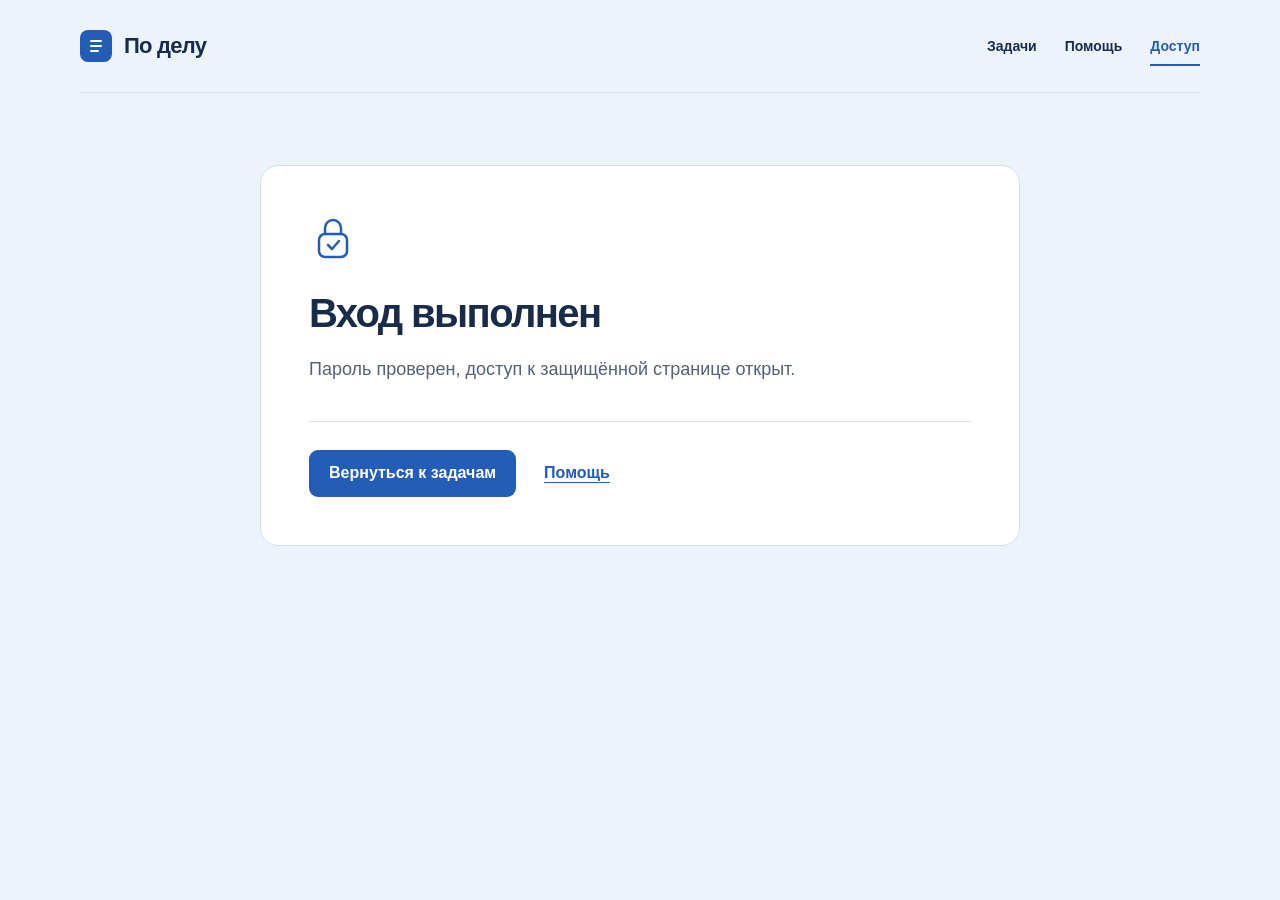
<file: lab-1/static/admin/index.html>
<!DOCTYPE html>
<html lang="ru">
<head>
  <meta charset="UTF-8">
  <meta name="viewport" content="width=device-width, initial-scale=1">
  <title>По делу. Доступ</title>
  <style>
    :root { color-scheme: light; --background: #EDF3FA; --surface: #FFF; --text: #182C49; --action: #245DB5; --border: #D2DEEB; }
    * { box-sizing: border-box; }
    body { margin: 0; background: var(--background); color: var(--text); font-family: "Avenir Next", "Segoe UI", sans-serif; font-size: 16px; line-height: 1.65; }
    a { color: var(--action); text-underline-offset: 4px; }
    a:focus-visible { outline: 3px solid var(--action); outline-offset: 5px; border-radius: 4px; }
    .site-header { max-width: 1120px; margin: 0 auto; padding: 28px 0; display: flex; align-items: center; justify-content: space-between; gap: 24px; border-bottom: 1px solid var(--border); }
    .brand { display: inline-flex; align-items: center; gap: 12px; color: var(--text); text-decoration: none; font-size: 22px; font-weight: 700; letter-spacing: -.035em; white-space: nowrap; }
    .brand-mark { width: 32px; height: 32px; border-radius: 8px; background: var(--action); display: grid; place-items: center; }
    .brand-mark svg { width: 20px; height: 20px; }
    nav { display: flex; align-items: center; gap: 28px; }
    nav a { color: var(--text); font-size: 14px; font-weight: 600; text-decoration: none; padding: 6px 0; }
    nav a:hover { color: var(--action); }
    nav a[aria-current="page"] { color: var(--action); box-shadow: 0 2px var(--action); }
    main { max-width: 760px; margin: 72px auto; padding: 48px; background: var(--surface); border: 1px solid var(--border); border-radius: 18px; }
    .access-icon { display: block; width: 48px; height: 48px; margin-bottom: 28px; color: var(--action); }
    h1 { margin: 0 0 18px; font-size: clamp(32px, 4vw, 40px); font-weight: 650; letter-spacing: -.04em; line-height: 1.18; }
    p { max-width: 510px; margin: 0; font-size: 18px; color: rgb(24 44 73 / .75); }
    .links { display: flex; flex-wrap: wrap; align-items: center; gap: 20px 28px; margin-top: 36px; padding-top: 28px; border-top: 1px solid var(--border); }
    .primary-link { display: inline-flex; align-items: center; justify-content: center; min-height: 46px; padding: 10px 20px; border-radius: 9px; background: var(--action); color: var(--surface); font-weight: 600; text-decoration: none; }
    .primary-link:hover { background: #1E509D; }
    .help-link { font-weight: 600; }
    @media (max-width: 1180px) { .site-header { margin: 0 28px; } }
    @media (max-width: 820px) { main { margin: 48px 28px; } }
    @media (max-width: 640px) { .site-header { margin: 0 20px; padding: 20px 0; flex-wrap: wrap; gap: 18px; } nav { width: 100%; gap: 28px; } main { margin: 28px 16px 40px; padding: 28px 24px; border-radius: 14px; } p { font-size: 16px; } .access-icon { margin-bottom: 24px; } .links { margin-top: 28px; } }
  </style>
</head>
<body>
  <header class="site-header">
    <a class="brand" href="/" aria-label="По делу, список задач">
      <span class="brand-mark" aria-hidden="true"><svg viewBox="0 0 20 20" fill="none"><path d="M5 5h10M5 10h10M5 15h7" stroke="white" stroke-width="2" stroke-linecap="round"/></svg></span>
      По делу
    </a>
    <nav aria-label="Основная навигация">
      <a href="/">Задачи</a>
      <a href="/docs/">Помощь</a>
      <a href="/admin" aria-current="page">Доступ</a>
    </nav>
  </header>
  <main>
    <svg class="access-icon" viewBox="0 0 48 48" fill="none" aria-hidden="true"><rect x="10" y="20" width="28" height="23" rx="6" stroke="currentColor" stroke-width="2.5"/><path d="M16 20v-6a8 8 0 0 1 16 0v6M19 31l4 4 7-8" stroke="currentColor" stroke-width="2.5" stroke-linecap="round" stroke-linejoin="round"/></svg>
    <h1>Вход выполнен</h1>
    <p>Пароль проверен, доступ к защищённой странице открыт.</p>
    <div class="links">
      <a class="primary-link" href="/">Вернуться к задачам</a>
      <a class="help-link" href="/docs/">Помощь</a>
    </div>
  </main>
</body>
</html>
</file>
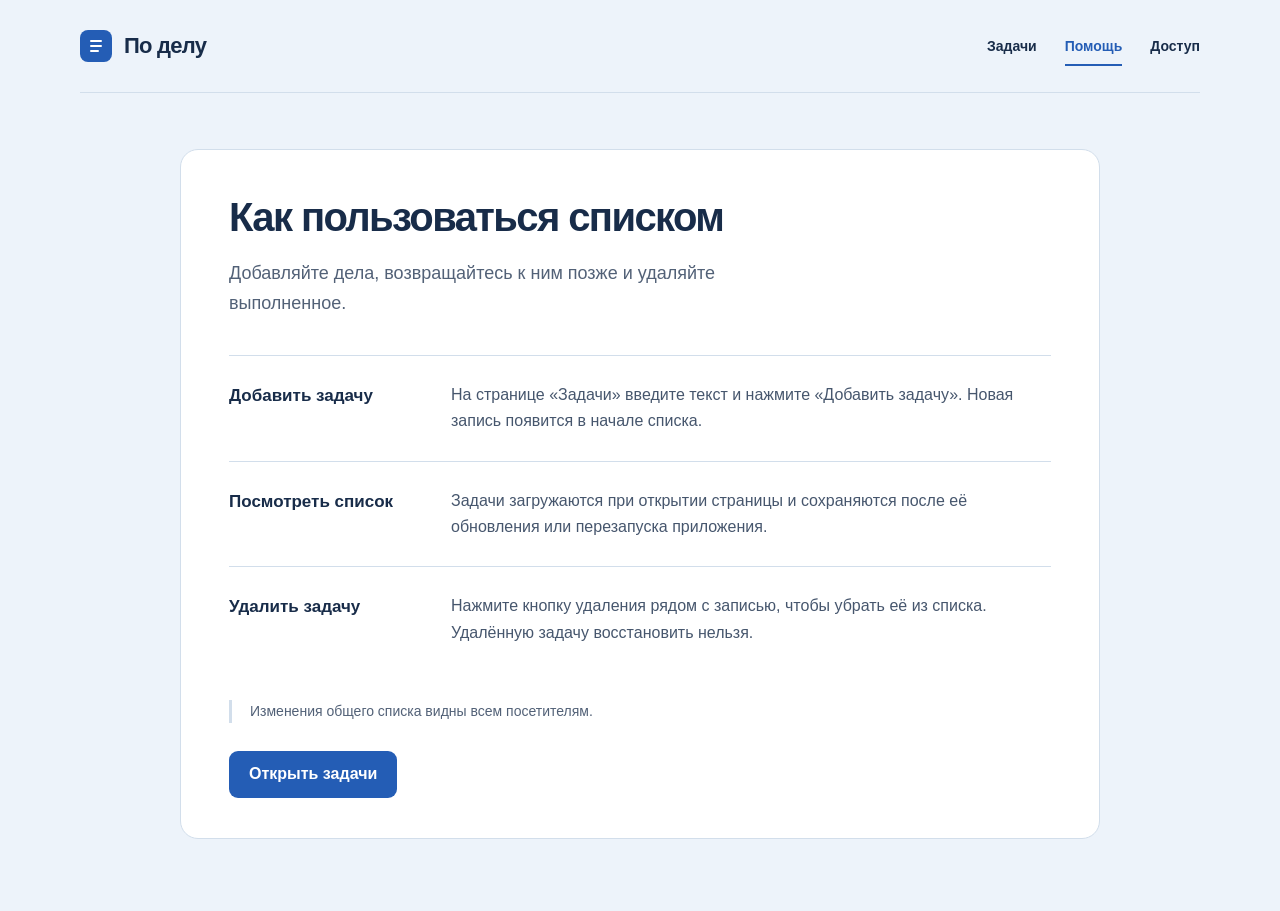
<file: lab-1/static/docs/index.html>
<!DOCTYPE html>
<html lang="ru">
<head>
  <meta charset="UTF-8">
  <meta name="viewport" content="width=device-width, initial-scale=1">
  <title>По делу. Помощь</title>
  <style>
    :root { color-scheme: light; --background: #EDF3FA; --surface: #FFF; --text: #182C49; --action: #245DB5; --border: #D2DEEB; }
    * { box-sizing: border-box; }
    body { margin: 0; background: var(--background); color: var(--text); font-family: "Avenir Next", "Segoe UI", sans-serif; font-size: 16px; line-height: 1.65; }
    a { color: var(--action); text-underline-offset: 4px; }
    a:focus-visible { outline: 3px solid var(--action); outline-offset: 5px; border-radius: 4px; }
    .site-header { max-width: 1120px; margin: 0 auto; padding: 28px 0; display: flex; align-items: center; justify-content: space-between; gap: 24px; border-bottom: 1px solid var(--border); }
    .brand { display: inline-flex; align-items: center; gap: 12px; color: var(--text); text-decoration: none; font-size: 22px; font-weight: 700; letter-spacing: -.035em; white-space: nowrap; }
    .brand-mark { width: 32px; height: 32px; border-radius: 8px; background: var(--action); display: grid; place-items: center; }
    .brand-mark svg { width: 20px; height: 20px; }
    nav { display: flex; align-items: center; gap: 28px; }
    nav a { color: var(--text); font-size: 14px; font-weight: 600; text-decoration: none; padding: 6px 0; }
    nav a:hover { color: var(--action); }
    nav a[aria-current="page"] { color: var(--action); box-shadow: 0 2px var(--action); }
    main { width: min(920px, calc(100% - 56px)); margin: 56px auto 72px; padding: 44px 48px 40px; background: var(--surface); border: 1px solid var(--border); border-radius: 18px; }
    h1 { margin: 0 0 18px; max-width: 650px; font-size: clamp(32px, 4vw, 40px); font-weight: 650; letter-spacing: -.04em; line-height: 1.18; }
    .intro { margin: 0; max-width: 590px; color: rgb(24 44 73 / .75); font-size: 18px; line-height: 1.65; }
    .guide { margin: 36px 0 28px; }
    .guide-section { display: grid; grid-template-columns: 190px 1fr; column-gap: 32px; padding: 26px 0; border-top: 1px solid var(--border); }
    dt { margin: 0; font-size: 17px; font-weight: 650; line-height: 1.6; }
    dd { margin: 0; color: rgb(24 44 73 / .8); }
    .note { margin: 0 0 28px; padding-left: 18px; border-left: 3px solid var(--border); color: rgb(24 44 73 / .75); font-size: 14px; }
    .primary-link { display: inline-flex; align-items: center; justify-content: center; min-height: 46px; padding: 10px 20px; border-radius: 9px; background: var(--action); color: var(--surface); font-weight: 600; text-decoration: none; }
    .primary-link:hover { background: #1E509D; }
    @media (max-width: 1180px) { .site-header { margin: 0 28px; } }
    @media (max-width: 640px) { .site-header { margin: 0 20px; padding: 20px 0; flex-wrap: wrap; gap: 18px; } nav { width: 100%; gap: 28px; } main { width: calc(100% - 32px); margin: 28px auto 40px; padding: 28px 24px; border-radius: 14px; } .guide-section { grid-template-columns: 1fr; row-gap: 10px; padding: 22px 0; } .intro { font-size: 16px; } .guide { margin-top: 28px; } }
  </style>
</head>
<body>
  <header class="site-header">
    <a class="brand" href="/" aria-label="По делу, список задач">
      <span class="brand-mark" aria-hidden="true"><svg viewBox="0 0 20 20" fill="none"><path d="M5 5h10M5 10h10M5 15h7" stroke="white" stroke-width="2" stroke-linecap="round"/></svg></span>
      По делу
    </a>
    <nav aria-label="Основная навигация">
      <a href="/">Задачи</a>
      <a href="/docs/" aria-current="page">Помощь</a>
      <a href="/admin">Доступ</a>
    </nav>
  </header>
  <main id="lab1-docs">
    <h1>Как пользоваться списком</h1>
    <p class="intro">Добавляйте дела, возвращайтесь к ним позже и удаляйте выполненное.</p>
    <dl class="guide">
      <div class="guide-section">
        <dt>Добавить задачу</dt>
        <dd>На странице «Задачи» введите текст и нажмите «Добавить задачу». Новая запись появится в начале списка.</dd>
      </div>
      <div class="guide-section">
        <dt>Посмотреть список</dt>
        <dd>Задачи загружаются при открытии страницы и сохраняются после её обновления или перезапуска приложения.</dd>
      </div>
      <div class="guide-section">
        <dt>Удалить задачу</dt>
        <dd>Нажмите кнопку удаления рядом с записью, чтобы убрать её из списка. Удалённую задачу восстановить нельзя.</dd>
      </div>
    </dl>
    <p class="note">Изменения общего списка видны всем посетителям.</p>
    <a class="primary-link" href="/">Открыть задачи</a>
  </main>
</body>
</html>
</file>
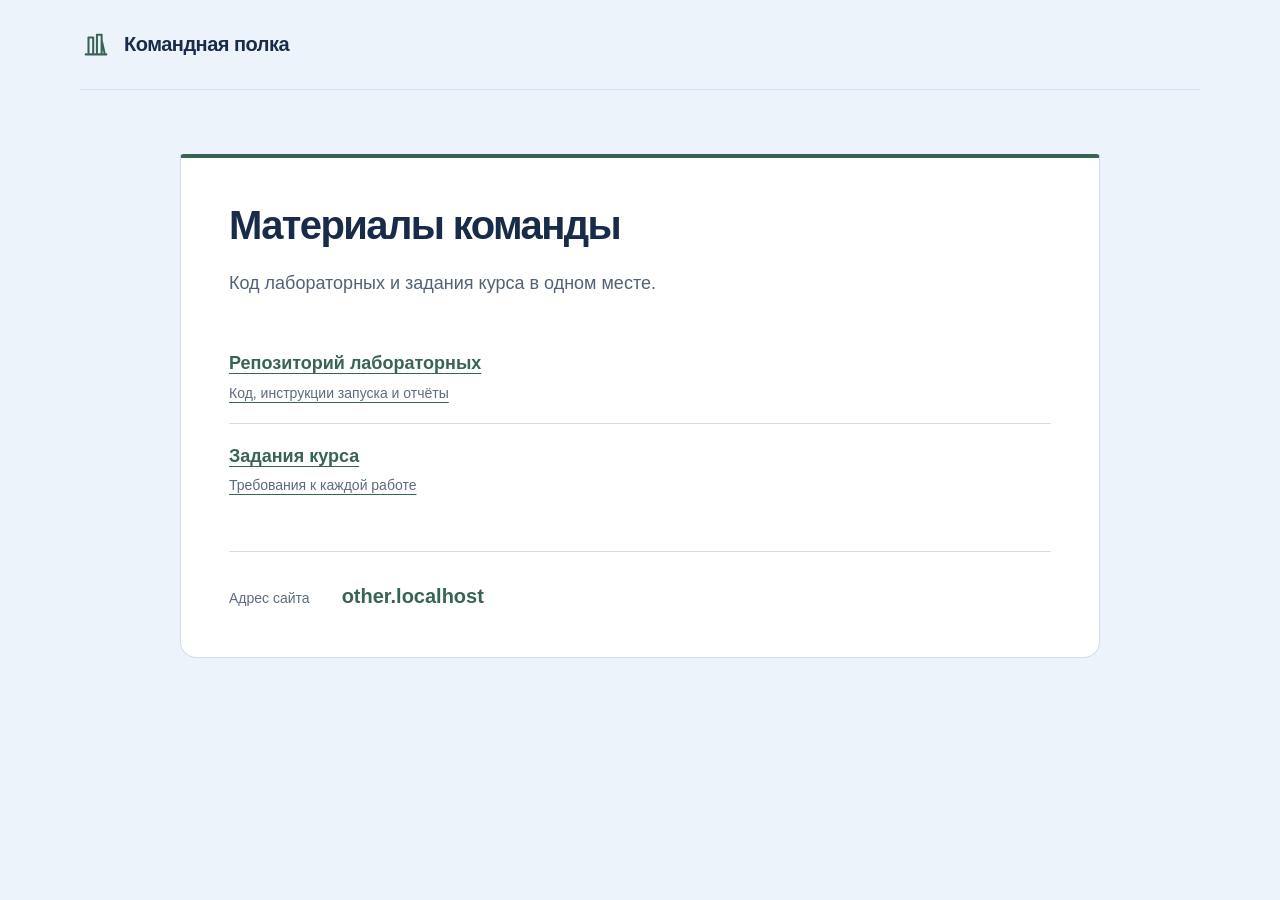
<file: lab-1/static/other/index.html>
<!DOCTYPE html>
<html lang="ru">
<head>
  <meta charset="UTF-8">
  <meta name="viewport" content="width=device-width, initial-scale=1">
  <title>Командная полка</title>
  <style>
    :root { color-scheme: light; --background: #EDF3FA; --surface: #FFF; --text: #182C49; --accent: #386455; --border: #D2DEEB; }
    * { box-sizing: border-box; }
    body { margin: 0; background: var(--background); color: var(--text); font-family: "Avenir Next", "Segoe UI", sans-serif; font-size: 16px; line-height: 1.65; }
    .site-header { display: flex; align-items: center; gap: 12px; max-width: 1120px; margin: 0 auto; padding: 28px 0; border-bottom: 1px solid var(--border); font-size: 20px; font-weight: 650; letter-spacing: -.025em; }
    .project-mark { width: 32px; height: 32px; display: grid; place-items: center; color: var(--accent); }
    .project-mark svg { width: 30px; height: 30px; }
    main { width: min(920px, calc(100% - 56px)); margin: 64px auto 72px; padding: 44px 48px; background: var(--surface); border: 1px solid var(--border); border-top: 4px solid var(--accent); border-radius: 4px 4px 16px 16px; }
    h1 { margin: 0 0 20px; max-width: 650px; font-size: clamp(32px, 4vw, 40px); font-weight: 650; letter-spacing: -.04em; line-height: 1.18; }
    .intro { margin: 0; max-width: 560px; font-size: 18px; color: rgb(24 44 73 / .75); }
    .resources { padding: 0; margin: 32px 0 0; list-style: none; }
    .resources li + li { border-top: 1px solid var(--border); }
    .resources a { display: block; padding: 18px 0; color: var(--accent); font-size: 18px; font-weight: 600; text-decoration-thickness: 1px; text-underline-offset: 4px; }
    .resources span { display: block; margin-top: 3px; color: rgb(24 44 73 / .7); font-size: 14px; font-weight: 400; }
    a:focus-visible { outline: 3px solid #7cacf0; outline-offset: 4px; }
    .address { display: flex; flex-wrap: wrap; gap: 12px 32px; align-items: baseline; padding-top: 28px; margin: 36px 0 0; border-top: 1px solid var(--border); }
    dt { font-size: 14px; color: rgb(24 44 73 / .7); }
    dd { margin: 0; color: var(--accent); font-size: 20px; font-weight: 600; overflow-wrap: anywhere; }
    @media (max-width: 1180px) { .site-header { margin: 0 28px; } }
    @media (max-width: 640px) { .site-header { margin: 0 20px; padding: 20px 0; font-size: 18px; } main { width: calc(100% - 32px); margin: 28px auto 40px; padding: 28px 24px; } .intro { font-size: 16px; } .address { display: block; margin-top: 28px; } dd { margin-top: 8px; } }
  </style>
</head>
<body>
  <header class="site-header">
    <span class="project-mark" aria-hidden="true"><svg viewBox="0 0 32 32" fill="none"><path d="M5 26h22M8 24V8h5v16M17 24V5h5v19M25 24l-3-13" stroke="currentColor" stroke-width="2.2" stroke-linecap="round" stroke-linejoin="round"/></svg></span>
    Командная полка
  </header>
  <main id="lab1-other">
    <h1>Материалы команды</h1>
    <p class="intro">Код лабораторных и задания курса в одном месте.</p>
    <ul class="resources">
      <li><a href="https://github.com/vergjs/cloud-technologies">Репозиторий лабораторных<span>Код, инструкции запуска и отчёты</span></a></li>
      <li><a href="https://docs.google.com/document/d/19LNpEpXeLxTAPDgKczQPlA44Lc7e9Tgt/edit">Задания курса<span>Требования к каждой работе</span></a></li>
    </ul>
    <dl class="address">
      <dt>Адрес сайта</dt>
      <dd>other.localhost</dd>
    </dl>
  </main>
</body>
</html>
</file>
